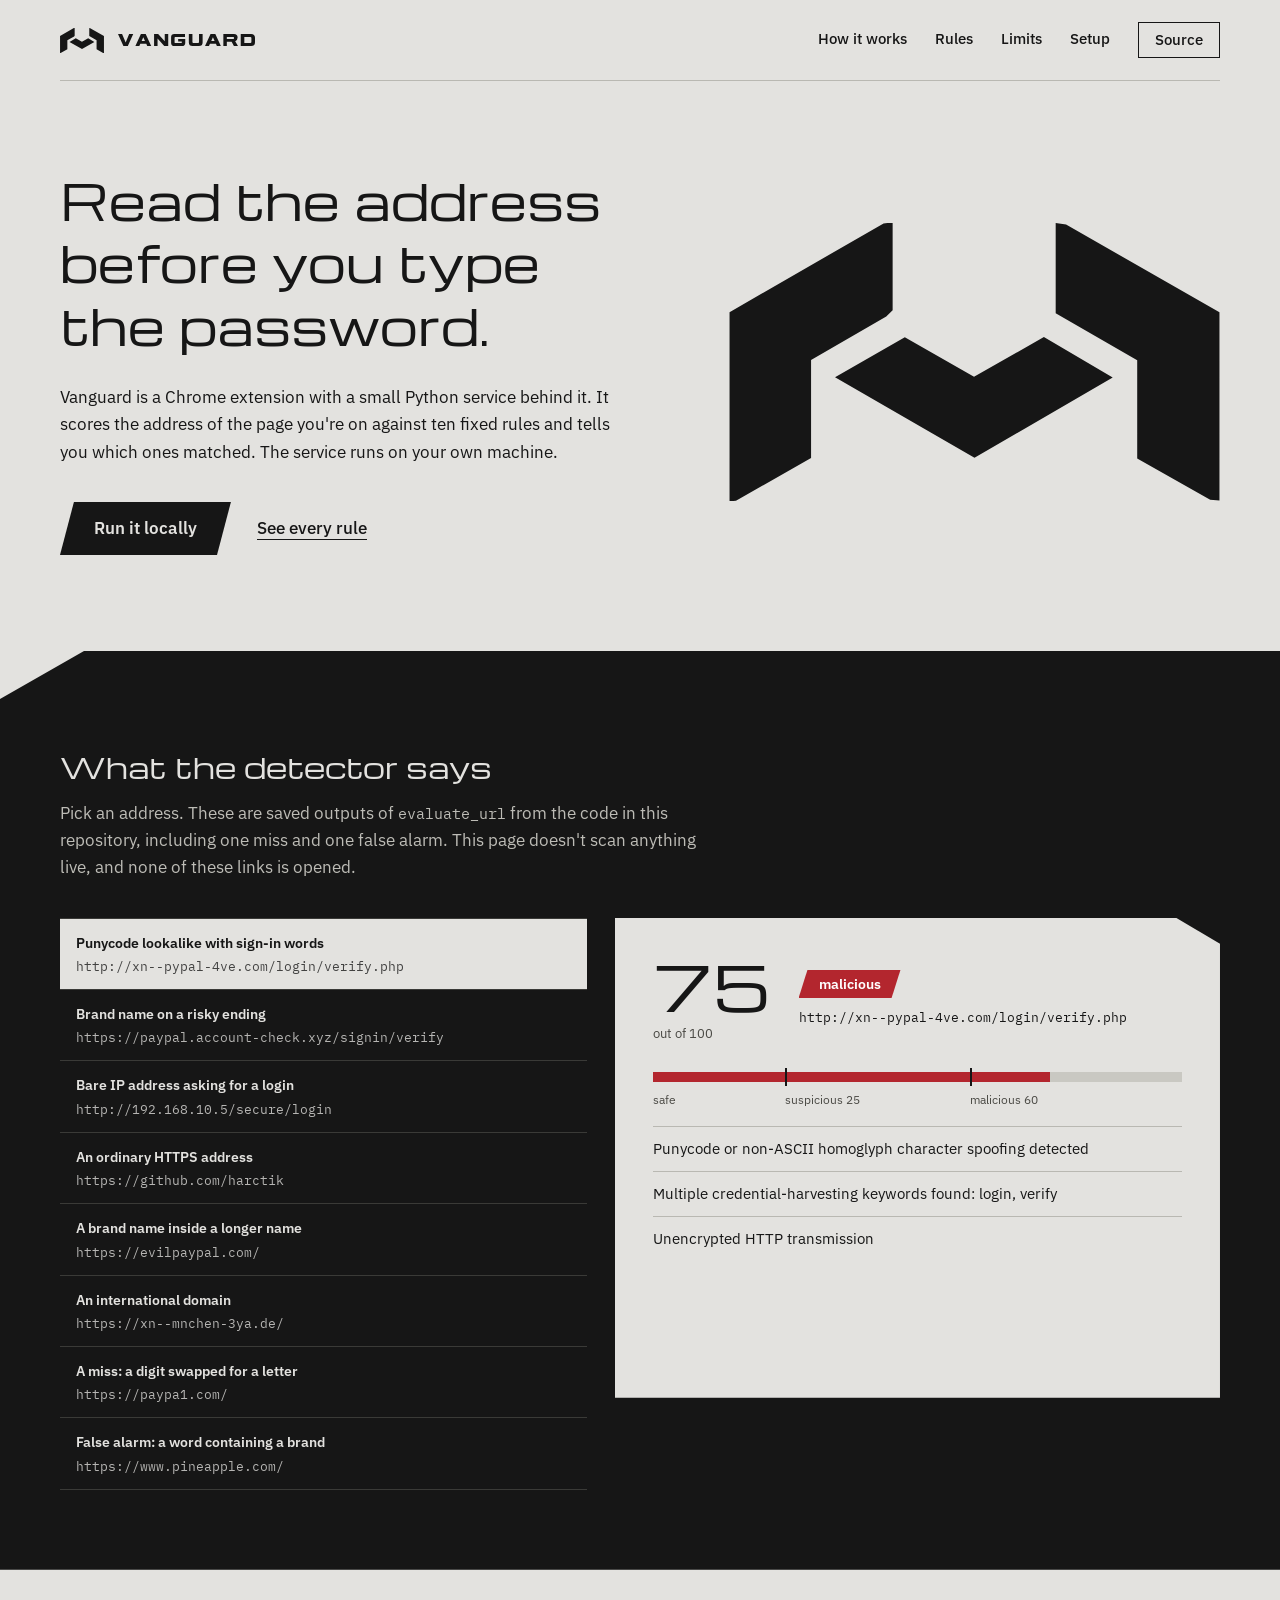
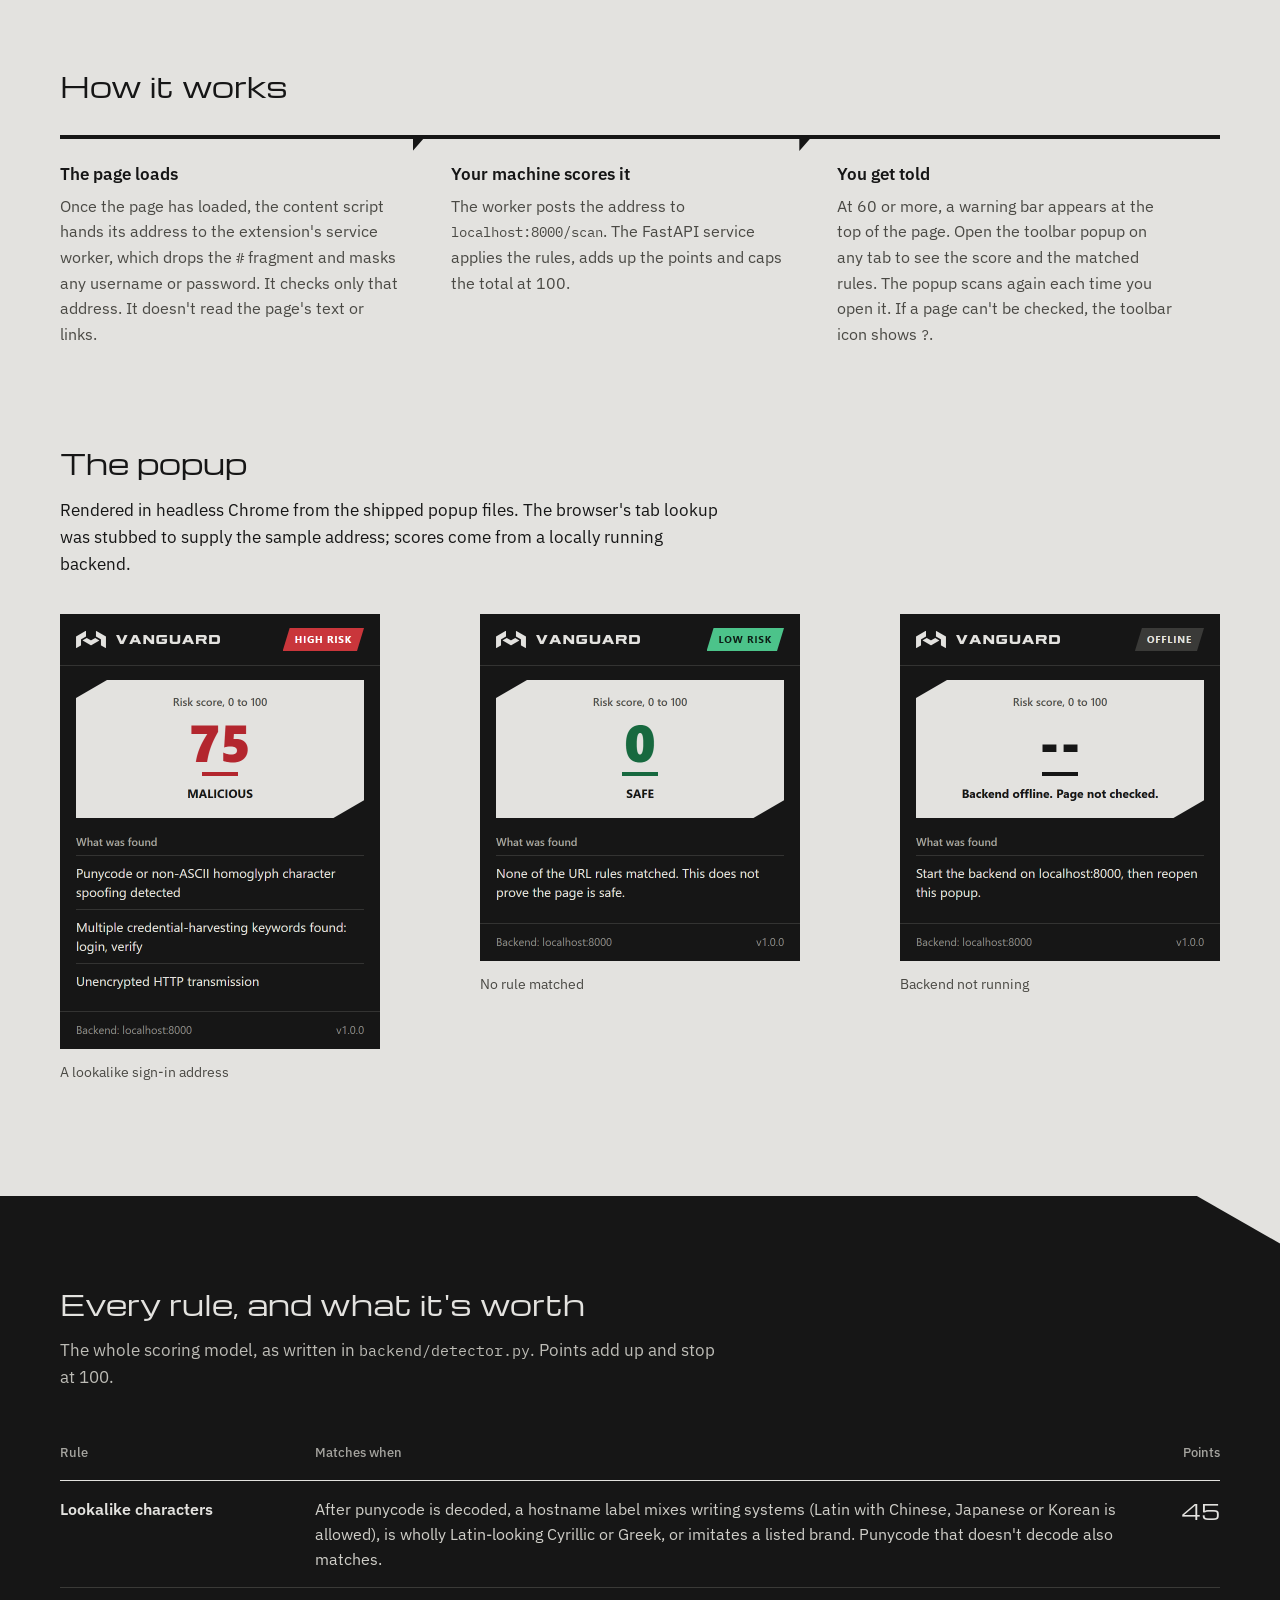
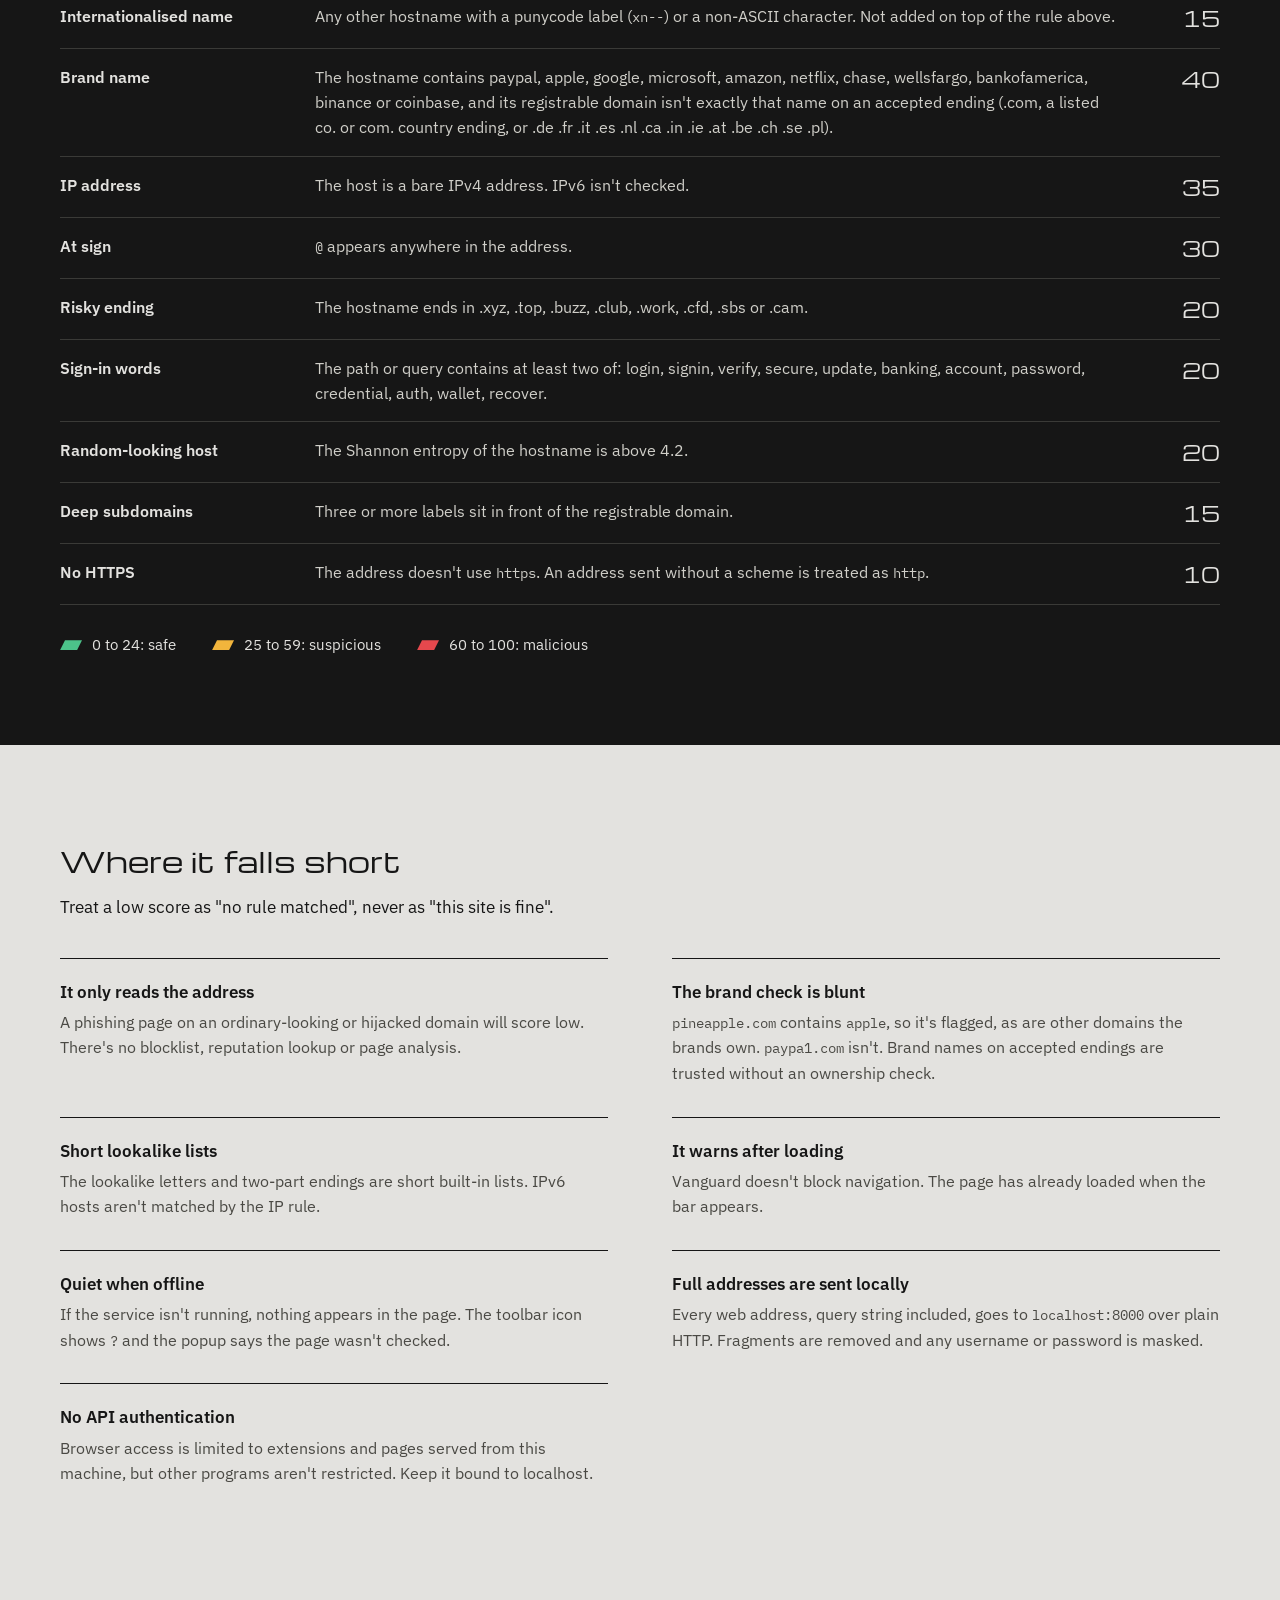
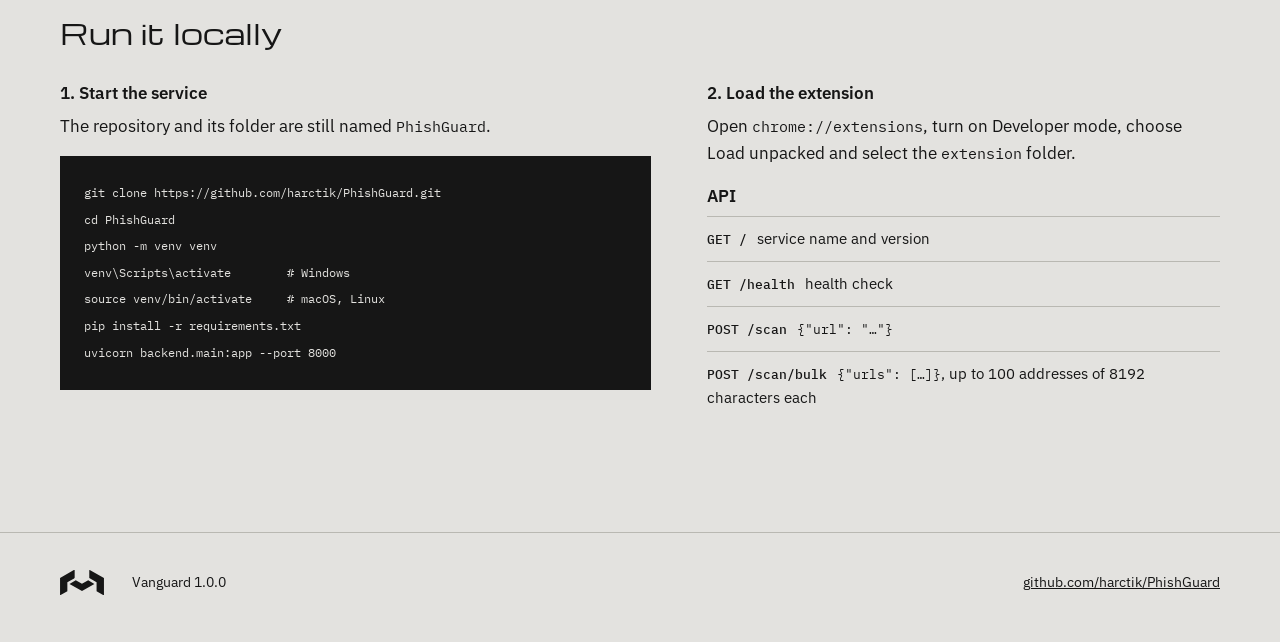
<file: docs/index.html>
<!DOCTYPE html>
<html lang="en">
<head>
  <meta charset="utf-8">
  <meta name="viewport" content="width=device-width, initial-scale=1">
  <title>Vanguard: phishing URL scoring for Chrome</title>
  <meta name="description" content="A Chrome extension and a small FastAPI service that score a web address against a fixed set of phishing rules, on your own machine.">
  <link rel="icon" href="assets/favicon.svg" type="image/svg+xml">
  <link rel="preconnect" href="https://fonts.googleapis.com">
  <link rel="preconnect" href="https://fonts.gstatic.com" crossorigin>
  <link rel="stylesheet" href="https://fonts.googleapis.com/css2?family=IBM+Plex+Mono:wght@400;500&family=IBM+Plex+Sans:wght@400;500;600&family=Michroma&display=swap">
  <link rel="stylesheet" href="site.css">
</head>
<body>
  <a class="skip" href="#main">Skip to content</a>

  <header class="top wrap">
    <a class="brand" href="#main">
      <img src="assets/mark.svg" alt="" width="44" height="31">
      <img src="assets/wordmark.svg" alt="Vanguard" width="137" height="12">
    </a>
    <nav aria-label="Sections">
      <a href="#how">How it works</a>
      <a href="#rules">Rules</a>
      <a href="#limits">Limits</a>
      <a href="#setup">Setup</a>
      <a class="nav-code" href="https://github.com/harctik/PhishGuard">Source</a>
    </nav>
  </header>

  <main id="main">
    <section class="hero wrap">
      <div class="hero-copy">
        <h1>Read the address before you type the password.</h1>
        <p>Vanguard is a Chrome extension with a small Python service behind it. It scores the address of the page you're on against ten fixed rules and tells you which ones matched. The service runs on your own machine.</p>
        <p class="actions">
          <a class="button" href="#setup">Run it locally</a>
          <a class="link" href="#rules">See every rule</a>
        </p>
      </div>
      <img class="hero-mark" src="assets/mark.svg" alt="">
    </section>

    <section class="bench" aria-labelledby="bench-title">
      <div class="wrap">
        <h2 id="bench-title">What the detector says</h2>
        <p class="lede">Pick an address. These are saved outputs of <code>evaluate_url</code> from the code in this repository, including one miss and one false alarm. This page doesn't scan anything live, and none of these links is opened.</p>
        <div class="bench-grid">
          <div class="specimens" id="specimens" role="group" aria-label="Sample addresses"></div>
          <div class="result" aria-live="polite">
            <div class="result-head">
              <div class="score"><span id="r-score">--</span><small>out of 100</small></div>
              <div>
                <span class="verdict" id="r-verdict"></span>
                <p class="r-url" id="r-url"></p>
              </div>
            </div>
            <div class="meter" aria-hidden="true">
              <i id="r-fill"></i><b style="left:25%"></b><b style="left:60%"></b>
            </div>
            <div class="scale" aria-hidden="true"><span style="left:0">safe</span><span style="left:25%">suspicious 25</span><span style="left:60%">malicious 60</span></div>
            <ul id="r-reasons"></ul>
            <p class="r-note" id="r-note"></p>
          </div>
        </div>
        <noscript><p>The sample viewer needs JavaScript. The rules table below describes the scoring in full.</p></noscript>
      </div>
    </section>

    <section class="wrap block" id="how">
      <h2>How it works</h2>
      <ol class="flow">
        <li>
          <h3>The page loads</h3>
          <p>Once the page has loaded, the content script hands its address to the extension's service worker, which drops the <code>#</code> fragment and masks any username or password. It checks only that address. It doesn't read the page's text or links.</p>
        </li>
        <li>
          <h3>Your machine scores it</h3>
          <p>The worker posts the address to <code>localhost:8000/scan</code>. The FastAPI service applies the rules, adds up the points and caps the total at 100.</p>
        </li>
        <li>
          <h3>You get told</h3>
          <p>At 60 or more, a warning bar appears at the top of the page. Open the toolbar popup on any tab to see the score and the matched rules. The popup scans again each time you open it. If a page can't be checked, the toolbar icon shows <code>?</code>.</p>
        </li>
      </ol>
    </section>

    <section class="wrap block shots" aria-labelledby="shots-title">
      <h2 id="shots-title">The popup</h2>
      <p class="lede">Rendered in headless Chrome from the shipped popup files. The browser's tab lookup was stubbed to supply the sample address; scores come from a locally running backend.</p>
      <div class="shot-row">
        <figure><img src="screenshots/popup_threat_alert.png" width="320" alt="Popup showing a high risk score with three matched rules" loading="lazy"><figcaption>A lookalike sign-in address</figcaption></figure>
        <figure><img src="screenshots/popup_secure.png" width="320" alt="Popup showing a score of 0 and a low risk badge" loading="lazy"><figcaption>No rule matched</figcaption></figure>
        <figure><img src="screenshots/popup_offline.png" width="320" alt="Popup saying the backend is offline and the page was not checked" loading="lazy"><figcaption>Backend not running</figcaption></figure>
      </div>
    </section>

    <section class="rules" id="rules">
      <div class="wrap">
        <h2>Every rule, and what it's worth</h2>
        <p class="lede">The whole scoring model, as written in <code>backend/detector.py</code>. Points add up and stop at 100.</p>
        <table>
          <thead><tr><th scope="col">Rule</th><th scope="col">Matches when</th><th scope="col" class="pts">Points</th></tr></thead>
          <tbody>
            <tr><th scope="row">Lookalike characters</th><td>After punycode is decoded, a hostname label mixes writing systems (Latin with Chinese, Japanese or Korean is allowed), is wholly Latin-looking Cyrillic or Greek, or imitates a listed brand. Punycode that doesn't decode also matches.</td><td class="pts">45</td></tr>
            <tr><th scope="row">Internationalised name</th><td>Any other hostname with a punycode label (<code>xn--</code>) or a non-ASCII character. Not added on top of the rule above.</td><td class="pts">15</td></tr>
            <tr><th scope="row">Brand name</th><td>The hostname contains paypal, apple, google, microsoft, amazon, netflix, chase, wellsfargo, bankofamerica, binance or coinbase, and its registrable domain isn't exactly that name on an accepted ending (.com, a listed co. or com. country ending, or .de .fr .it .es .nl .ca .in .ie .at .be .ch .se .pl).</td><td class="pts">40</td></tr>
            <tr><th scope="row">IP address</th><td>The host is a bare IPv4 address. IPv6 isn't checked.</td><td class="pts">35</td></tr>
            <tr><th scope="row">At sign</th><td><code>@</code> appears anywhere in the address.</td><td class="pts">30</td></tr>
            <tr><th scope="row">Risky ending</th><td>The hostname ends in .xyz, .top, .buzz, .club, .work, .cfd, .sbs or .cam.</td><td class="pts">20</td></tr>
            <tr><th scope="row">Sign-in words</th><td>The path or query contains at least two of: login, signin, verify, secure, update, banking, account, password, credential, auth, wallet, recover.</td><td class="pts">20</td></tr>
            <tr><th scope="row">Random-looking host</th><td>The Shannon entropy of the hostname is above 4.2.</td><td class="pts">20</td></tr>
            <tr><th scope="row">Deep subdomains</th><td>Three or more labels sit in front of the registrable domain.</td><td class="pts">15</td></tr>
            <tr><th scope="row">No HTTPS</th><td>The address doesn't use <code>https</code>. An address sent without a scheme is treated as <code>http</code>.</td><td class="pts">10</td></tr>
          </tbody>
        </table>
        <p class="thresholds"><span><i class="dot safe"></i>0 to 24: safe</span><span><i class="dot warn"></i>25 to 59: suspicious</span><span><i class="dot bad"></i>60 to 100: malicious</span></p>
      </div>
    </section>

    <section class="wrap block" id="limits">
      <h2>Where it falls short</h2>
      <p class="lede">Treat a low score as "no rule matched", never as "this site is fine".</p>
      <dl class="limits">
        <div><dt>It only reads the address</dt><dd>A phishing page on an ordinary-looking or hijacked domain will score low. There's no blocklist, reputation lookup or page analysis.</dd></div>
        <div><dt>The brand check is blunt</dt><dd><code>pineapple.com</code> contains <code>apple</code>, so it's flagged, as are other domains the brands own. <code>paypa1.com</code> isn't. Brand names on accepted endings are trusted without an ownership check.</dd></div>
        <div><dt>Short lookalike lists</dt><dd>The lookalike letters and two-part endings are short built-in lists. IPv6 hosts aren't matched by the IP rule.</dd></div>
        <div><dt>It warns after loading</dt><dd>Vanguard doesn't block navigation. The page has already loaded when the bar appears.</dd></div>
        <div><dt>Quiet when offline</dt><dd>If the service isn't running, nothing appears in the page. The toolbar icon shows <code>?</code> and the popup says the page wasn't checked.</dd></div>
        <div><dt>Full addresses are sent locally</dt><dd>Every web address, query string included, goes to <code>localhost:8000</code> over plain HTTP. Fragments are removed and any username or password is masked.</dd></div>
        <div><dt>No API authentication</dt><dd>Browser access is limited to extensions and pages served from this machine, but other programs aren't restricted. Keep it bound to localhost.</dd></div>
      </dl>
    </section>

    <section class="wrap block" id="setup">
      <h2>Run it locally</h2>
      <div class="setup-grid">
        <div>
          <h3>1. Start the service</h3>
          <p>The repository and its folder are still named <code>PhishGuard</code>.</p>
<pre><code>git clone https://github.com/harctik/PhishGuard.git
cd PhishGuard
python -m venv venv
venv\Scripts\activate        # Windows
source venv/bin/activate     # macOS, Linux
pip install -r requirements.txt
uvicorn backend.main:app --port 8000</code></pre>
        </div>
        <div>
          <h3>2. Load the extension</h3>
          <p>Open <code>chrome://extensions</code>, turn on Developer mode, choose Load unpacked and select the <code>extension</code> folder.</p>
          <h3>API</h3>
          <ul class="api">
            <li><code>GET /</code> service name and version</li>
            <li><code>GET /health</code> health check</li>
            <li><code>POST /scan</code> <code>{"url": "…"}</code></li>
            <li><code>POST /scan/bulk</code> <code>{"urls": […]}</code>, up to 100 addresses of 8192 characters each</li>
          </ul>
        </div>
      </div>
    </section>
  </main>

  <footer class="foot">
    <div class="wrap">
      <img src="assets/mark.svg" alt="" width="44" height="31">
      <p>Vanguard 1.0.0</p>
      <a href="https://github.com/harctik/PhishGuard">github.com/harctik/PhishGuard</a>
    </div>
  </footer>

  <script src="samples.js"></script>
  <script src="site.js"></script>
</body>
</html>
</file>
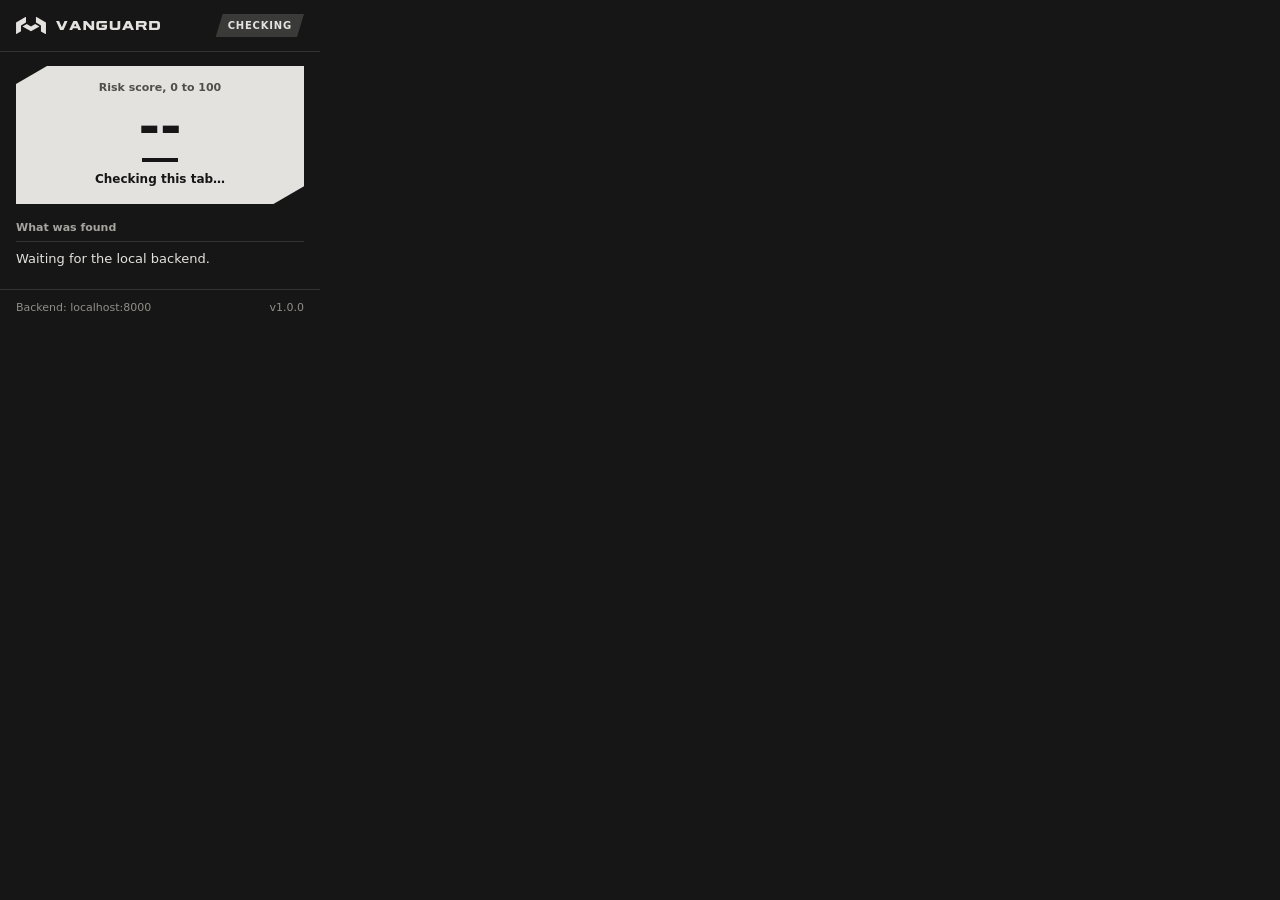
<file: extension/popup/popup.html>
<!DOCTYPE html>
<html lang="en">
<head>
  <meta charset="utf-8">
  <title>Vanguard</title>
  <link rel="stylesheet" href="popup.css">
</head>
<body>
  <header class="header">
    <div class="brand">
      <img src="mark.svg" alt="" width="30">
      <img src="wordmark.svg" alt="Vanguard" width="104">
    </div>
    <span class="badge idle" id="status-badge">CHECKING</span>
  </header>

  <main>
    <section class="score-card">
      <div class="score-label">Risk score, 0 to 100</div>
      <div class="score-val" id="score-val">--</div>
      <div class="score-sub" id="verdict-label" aria-live="polite">Checking this tab…</div>
    </section>

    <section class="details">
      <h2 class="section-title">What was found</h2>
      <ul id="reasons-list">
        <li>Waiting for the local backend.</li>
      </ul>
    </section>
  </main>

  <footer class="footer">
    <span>Backend: localhost:8000</span>
    <span>v1.0.0</span>
  </footer>

  <script src="../shared.js"></script>
  <script src="popup.js"></script>
</body>
</html>
</file>
<file: docs/site.css>
:root {
  --paper: #e3e2df;
  --paper-2: #efeeeb;
  --ink: #161616;
  --ink-2: #4a4944;
  --line: #b9b8b2;
  --safe: #17693f;
  --warn: #8a5a00;
  --bad: #b3262e;
  --wide: "Michroma", "Eurostile", "Segoe UI", sans-serif;
  --sans: "IBM Plex Sans", system-ui, sans-serif;
  --mono: "IBM Plex Mono", ui-monospace, Consolas, monospace;
}
* { box-sizing: border-box; margin: 0; padding: 0; }
html { scroll-behavior: smooth; }
@media (prefers-reduced-motion: reduce) { html { scroll-behavior: auto; } * { transition: none !important; } }
body { background: var(--paper); color: var(--ink); font: 17px/1.6 var(--sans); }
img { max-width: 100%; }
a { color: inherit; }
a:focus-visible, button:focus-visible { outline: 3px solid var(--bad); outline-offset: 2px; }
.wrap { width: min(1160px, 100% - 40px); margin-inline: auto; }
.skip { position: absolute; left: -999px; }
.skip:focus { left: 12px; top: 12px; z-index: 5; background: var(--ink); color: var(--paper); padding: 8px 14px; }
code { font-family: var(--mono); font-size: .88em; overflow-wrap: anywhere; }
h1, h2 { font-family: var(--wide); font-weight: 400; text-wrap: balance; }
h2 { font-size: clamp(1.25rem, 2.4vw, 1.75rem); line-height: 1.4; margin-bottom: 14px; }
h3 { font-size: 1.05rem; font-weight: 600; margin-bottom: 6px; }
.lede { max-width: 66ch; margin-bottom: 36px; }

.top { display: flex; justify-content: space-between; align-items: center; gap: 24px; padding-block: 22px; border-bottom: 1px solid var(--line); }
.brand { display: flex; align-items: center; gap: 14px; }
.brand img { display: block; }
nav { display: flex; align-items: center; gap: 28px; font-size: 15px; font-weight: 500; }
nav a { text-decoration: none; padding-block: 4px; border-bottom: 2px solid transparent; }
nav a:hover { border-bottom-color: var(--ink); }
nav .nav-code { border: 1px solid var(--ink); padding: 5px 16px; }
nav .nav-code:hover { background: var(--ink); color: var(--paper); }

.hero { display: grid; grid-template-columns: 1.25fr 1fr; align-items: center; gap: 56px; padding-block: 88px 96px; }
h1 { font-size: clamp(1.7rem, 4.2vw, 3rem); line-height: 1.3; margin-bottom: 28px; }
.hero-copy p { max-width: 56ch; }
.hero-mark { width: 100%; }
.hero-copy .actions { display: flex; flex-wrap: wrap; align-items: center; gap: 26px; margin-top: 36px; }
.button {
  background: var(--ink); color: var(--paper); text-decoration: none; font-weight: 600;
  padding: 13px 34px;
  clip-path: polygon(14px 0, 100% 0, calc(100% - 14px) 100%, 0 100%);
}
.button:hover { background: #000; }
.button:focus-visible { clip-path: none; }
.link { font-weight: 500; text-underline-offset: 5px; }

/* the slanted edge repeats the cut of the mark */
.bench { background: var(--ink); color: var(--paper); padding-block: 96px 80px; clip-path: polygon(0 48px, 84px 0, 100% 0, 100% 100%, 0 100%); }
.bench .lede, .rules .lede { color: #bdbcb6; }
.bench-grid { display: grid; grid-template-columns: minmax(0, 1fr) minmax(0, 1.15fr); gap: 28px; align-items: start; }
.specimens { display: grid; }
.specimens button {
  all: unset; box-sizing: border-box; cursor: pointer; display: grid; gap: 2px;
  padding: 13px 16px; border-top: 1px solid #3a3a37;
}
.specimens button:last-child { border-bottom: 1px solid #3a3a37; }
.specimens button:hover { background: #222220; }
.specimens button:focus-visible { outline: 3px solid #ff7a7e; outline-offset: -3px; }
.specimens button[aria-pressed="true"] { background: var(--paper); color: var(--ink); }
.specimens span { font-size: 14px; font-weight: 600; }
.specimens code { font-size: 12.5px; opacity: .78; overflow-wrap: anywhere; }
.result { background: var(--paper); color: var(--ink); padding: 34px 38px 38px; min-height: 480px; clip-path: polygon(0 0, calc(100% - 44px) 0, 100% 26px, 100% 100%, 0 100%); }
.result-head { display: flex; gap: 26px; align-items: center; margin-bottom: 26px; }
.score { min-width: 120px; }
.score span { display: block; font: 400 3.8rem/1.1 var(--wide); font-variant-numeric: tabular-nums; }
.score small { font-size: 13px; color: var(--ink-2); }
.verdict { display: inline-block; font-size: 14px; font-weight: 600; color: #fff; padding: 3px 20px; clip-path: polygon(9px 0, 100% 0, calc(100% - 9px) 100%, 0 100%); }
.r-url { font: 13px/1.5 var(--mono); margin-top: 10px; overflow-wrap: anywhere; }
.meter { position: relative; height: 10px; background: #c9c8c2; }
.meter i { display: block; height: 100%; width: 0; transition: width .3s; }
.meter b { position: absolute; top: -4px; bottom: -4px; width: 2px; background: var(--ink); }
.scale { position: relative; height: 30px; font-size: 12px; color: var(--ink-2); }
.scale span { position: absolute; top: 8px; white-space: nowrap; }
.result ul { list-style: none; margin-top: 14px; font-size: 15px; }
.result li { padding: 10px 0; border-top: 1px solid var(--line); }
.r-note { margin-top: 16px; font-size: 15px; font-weight: 600; }

.block { padding-block: 96px 0; }
.flow { list-style: none; display: grid; grid-template-columns: repeat(3, 1fr); margin-top: 30px; }
.flow li { border-top: 4px solid var(--ink); padding: 22px 34px 0 0; position: relative; }
.flow li + li { padding-left: 4px; }
.flow li:not(:last-child)::after { content: ""; position: absolute; right: 20px; top: -4px; width: 14px; height: 16px; background: var(--ink); clip-path: polygon(0 0, 100% 0, 0 100%); }
.flow p { font-size: 16px; color: var(--ink-2); padding-right: 12px; }

.shot-row { display: grid; grid-template-columns: repeat(3, minmax(0, 320px)); justify-content: space-between; gap: 32px; align-items: start; }
figure img { display: block; width: 100%; height: auto; }
figcaption { margin-top: 12px; font-size: 14px; color: var(--ink-2); }

.rules { margin-top: 112px; background: var(--ink); color: var(--paper); padding-block: 88px; clip-path: polygon(0 0, calc(100% - 84px) 0, 100% 48px, 100% 100%, 0 100%); }
table { width: 100%; border-collapse: collapse; font-size: 15.5px; }
th, td { text-align: left; vertical-align: top; padding: 16px 20px 16px 0; border-bottom: 1px solid #3a3a37; }
thead th { font-size: 13px; font-weight: 500; color: #a5a49f; border-bottom-color: var(--paper); }
tbody th { font-weight: 600; width: 22%; }
td { color: #d0cfc9; }
.pts { width: 80px; text-align: right; padding-right: 0; }
td.pts { font: 400 1.25rem var(--wide); color: var(--paper); }
.thresholds { display: flex; flex-wrap: wrap; gap: 12px 36px; margin-top: 28px; font-size: 15px; }
.dot { display: inline-block; width: 22px; height: 10px; margin-right: 10px; clip-path: polygon(5px 0, 100% 0, calc(100% - 5px) 100%, 0 100%); }
.dot.safe { background: #4cc38a; }
.dot.warn { background: #f2b53c; }
.dot.bad { background: #e5484d; }

.limits { display: grid; grid-template-columns: 1fr 1fr; column-gap: 64px; }
.limits div { border-top: 1px solid var(--ink); padding: 20px 0 30px; }
.limits dt { font-weight: 600; margin-bottom: 4px; }
.limits dd { color: var(--ink-2); font-size: 16px; }

.setup-grid { display: grid; grid-template-columns: minmax(0, 1.15fr) minmax(0, 1fr); gap: 56px; margin-top: 28px; }
.setup-grid p { margin-bottom: 16px; }
pre { background: var(--ink); color: var(--paper); padding: 24px; overflow-x: auto; font-size: 14px; line-height: 1.9; }
.api { list-style: none; font-size: 15px; }
.api li { border-top: 1px solid var(--line); padding: 10px 0; }
.api code:first-child { font-weight: 500; margin-right: 6px; }

.foot { margin-top: 112px; border-top: 1px solid var(--line); padding-block: 34px 44px; font-size: 14px; }
.foot .wrap { display: flex; flex-wrap: wrap; align-items: center; gap: 12px 28px; }
.foot a { margin-left: auto; }

@media (max-width: 860px) {
  body { font-size: 16px; }
  .top { flex-direction: column; align-items: flex-start; gap: 14px; }
  nav { flex-wrap: wrap; gap: 8px 18px; font-size: 14px; }
  nav .nav-code { padding: 3px 12px; }
  .hero { grid-template-columns: 1fr; gap: 40px; padding-block: 44px 56px; }
  .hero-mark { order: -1; width: 62%; }
  .bench { padding-block: 72px 48px; clip-path: polygon(0 24px, 42px 0, 100% 0, 100% 100%, 0 100%); }
  .bench-grid, .flow, .limits, .setup-grid { grid-template-columns: minmax(0, 1fr); }
  .result { order: -1; padding: 24px 20px 28px; min-height: 0; position: static; }
  .result-head { gap: 16px; }
  .score { min-width: 92px; }
  .score span { font-size: 2.6rem; }
  .scale span:nth-child(1) { display: none; }
  .flow li, .flow li + li { padding: 18px 0 26px; }
  .flow li:not(:last-child)::after { display: none; }
  .block { padding-top: 68px; }
  .shot-row { grid-template-columns: minmax(0, 320px); justify-content: center; }
  .rules { margin-top: 76px; padding-block: 60px; clip-path: polygon(0 0, calc(100% - 42px) 0, 100% 24px, 100% 100%, 0 100%); }
  thead { position: absolute; width: 1px; height: 1px; overflow: hidden; clip-path: inset(50%); }
  table, tbody { display: block; }
  tbody tr { display: grid; grid-template-columns: 1fr auto; border-bottom: 1px solid #3a3a37; padding-block: 14px; }
  tbody th, td { display: block; border: 0; padding: 0; width: auto; }
  td { grid-column: 1 / -1; grid-row: 2; margin-top: 6px; }
  td.pts { grid-column: 2; grid-row: 1; margin: 0; width: auto; }
  .foot { margin-top: 72px; }
  .foot a { margin-left: 0; }
}
</file>
<file: extension/popup/popup.css>
* { box-sizing: border-box; margin: 0; padding: 0; }
body {
  width: 320px;
  background: #161616;
  color: #e3e2df;
  font: 13px/1.5 system-ui, -apple-system, "Segoe UI", Roboto, sans-serif;
}
.header {
  display: flex;
  justify-content: space-between;
  align-items: center;
  padding: 14px 16px;
  border-bottom: 1px solid #333332;
}
.brand { display: flex; align-items: center; gap: 10px; }
.brand img { display: block; }

.badge {
  font-size: 10px;
  font-weight: 700;
  letter-spacing: 0.08em;
  padding: 4px 12px;
  background: #4cc38a;
  color: #0d1f16;
  clip-path: polygon(7px 0, 100% 0, calc(100% - 7px) 100%, 0 100%);
}
.badge.warn { background: #f2b53c; color: #241900; }
.badge.danger { background: #c9363b; color: #fff; }
.badge.idle { background: #3a3a38; color: #e3e2df; }

.score-card {
  margin: 14px 16px 0;
  padding: 14px 24px 16px;
  background: #e3e2df;
  color: #161616;
  clip-path: polygon(0 18px, 31px 0, 100% 0, 100% calc(100% - 18px), calc(100% - 31px) 100%, 0 100%);
  text-align: center;
}
.score-label { font-size: 11px; font-weight: 600; color: #4f4e49; }
.score-val {
  font-size: 52px;
  line-height: 1.15;
  font-weight: 800;
  font-variant-numeric: tabular-nums;
}
.score-val::after { content: ""; display: block; width: 36px; height: 4px; margin: 2px auto 8px; background: currentColor; }
.score-sub { font-size: 12px; font-weight: 700; color: #161616; }

.details { margin: 16px 16px 14px; }
.section-title { margin-bottom: 4px; font-size: 11px; font-weight: 600; color: #a5a49f; }
ul { list-style: none; }
ul li {
  padding: 7px 0;
  border-top: 1px solid #333332;
  overflow-wrap: anywhere;
}

.footer {
  display: flex;
  justify-content: space-between;
  padding: 10px 16px;
  border-top: 1px solid #333332;
  font-size: 11px;
  color: #8f8e89;
}
</file>
